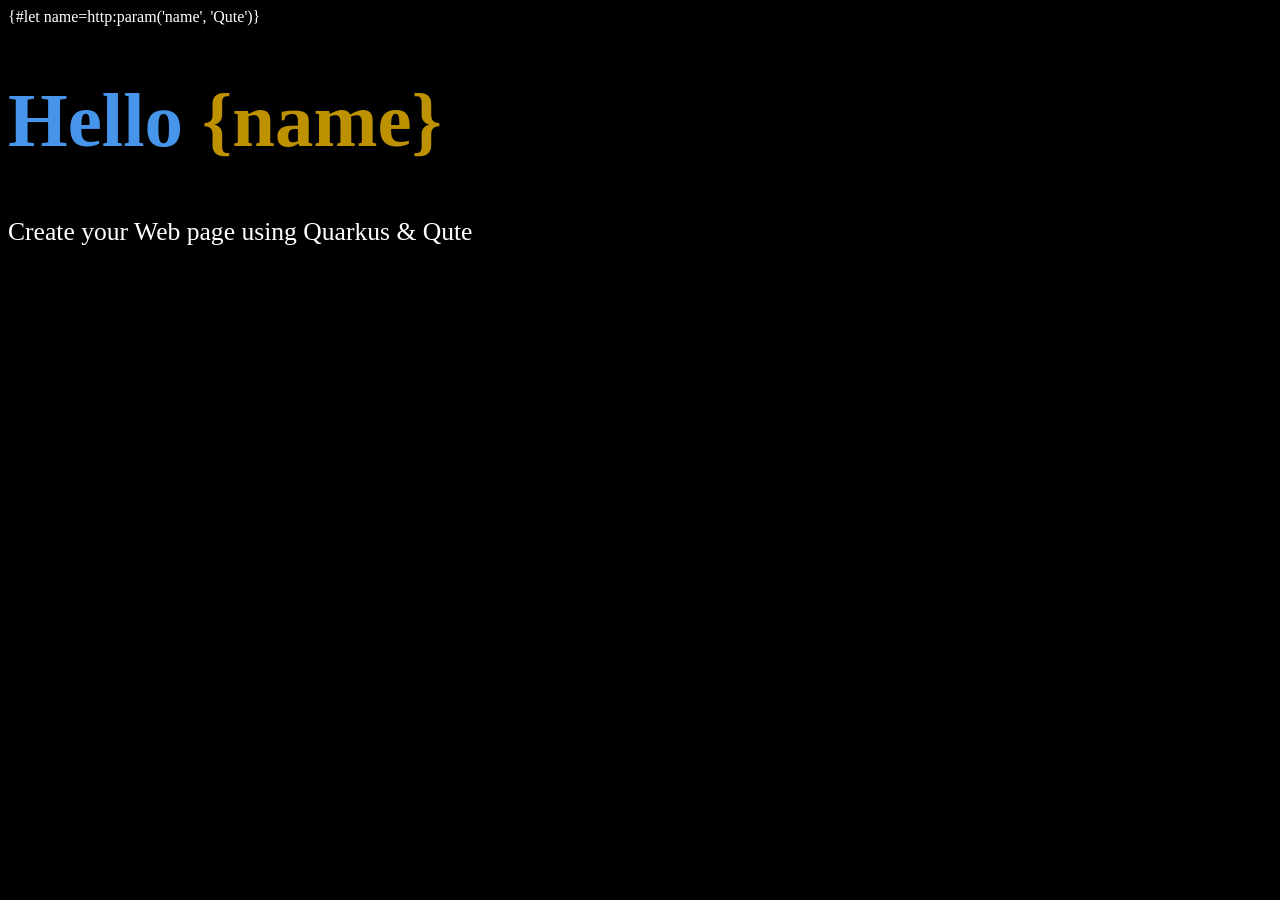
<file: src/main/resources/templates/pub/some-page.html>
{#let name=http:param('name', 'Qute')}
<!DOCTYPE html>
<html>
<head>
    <meta charset="UTF-8">
    <title>Hello {name}</title>
    <style>
        body {
            background-color: #000;
            color: #fff;
        }
        h1 {
            color: #4695EB;
            font-size: 6vw;
        }

        h1 b {
            color: #be9100;
        }

        p {
            font-size: 2vw;
        }
    </style>
</head>
<body>
<h1>Hello <b>{name}</b></h1>

<p>Create your Web page using Quarkus & Qute</p>
</body>
</html>
</file>
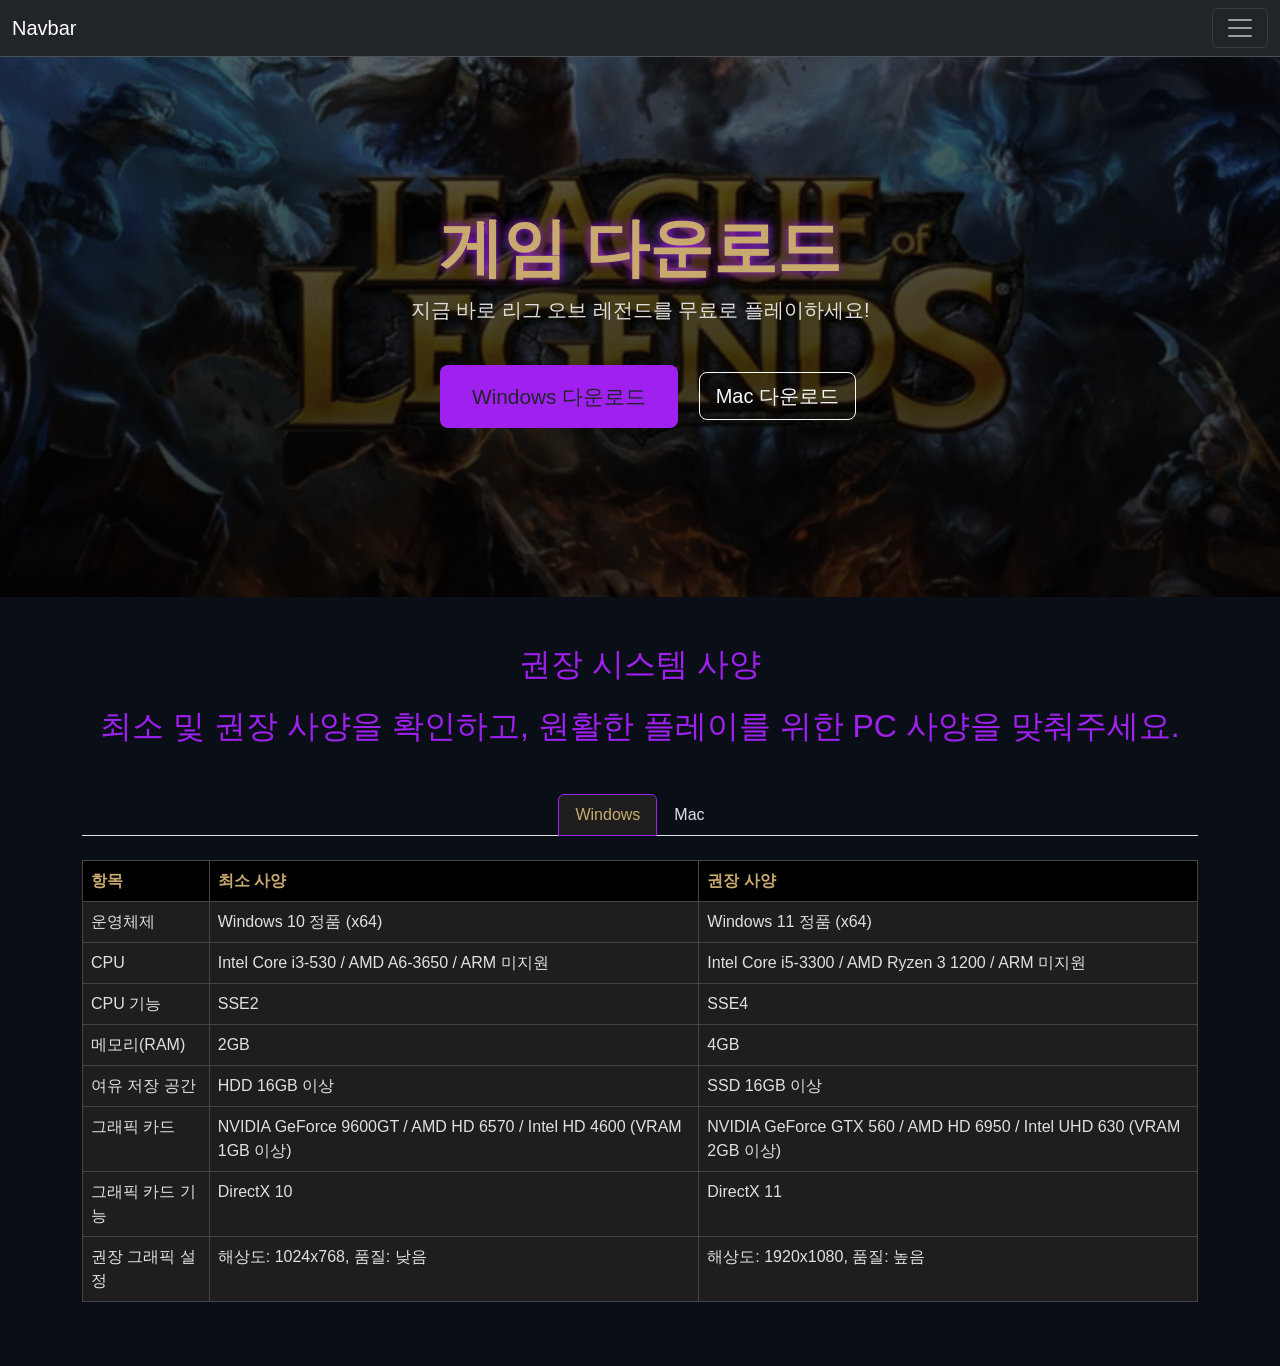
<file: src/main/resources/META-INF/resources/main_page_sub/download.html>
<!DOCTYPE html>
<html lang="ko">
<head>
    <meta charset="UTF-8">
    <meta name="viewport" content="width=device-width, initial-scale=1.0">
    <title>League of Legends - 메인 페이지</title>
    <!-- Bootstrap 5 CDN -->
    <link href="https://cdn.jsdelivr.net/npm/bootstrap@5.3.0/dist/css/bootstrap.min.css" rel="stylesheet">
    <script src="https://cdn.jsdelivr.net/npm/bootstrap@5.3.0/dist/js/bootstrap.bundle.min.js"></script>
    <!-- 커스텀 스타일 (LOL 테마 + 챔피언 호버 효과) -->
    <style>
        body { background-color: #0a0e17; color: #fff; font-family: 'Arial', sans-serif; }
        .navbar { background-color: #000; }
        .hero { background: linear-gradient(to bottom, #1e1e1e, #0a0e17); min-height: 60vh; }
        .accent-purple { color: #a020f0; }
        .accent-red { color: #ff0000; }
        .card { background-color: #1e1e1e; border: none; transition: transform 0.3s, box-shadow 0.3s; }
        .card:hover { transform: scale(1.05); box-shadow: 0 10px 20px rgba(160, 32, 240, 0.5); }
        .card-img-top { height: 200px; object-fit: cover; border-radius: 10px 10px 0 0; }
        .btn-primary { background-color: #a020f0; border: none; }
        .btn-primary:hover { background-color: #800080; }
    </style>
    <link rel="stylesheet" href="../css/download.css">
</head>
<body>

    <!-- 헤더 (Navbar) -->
    <!-- <nav class="navbar navbar-expand-lg navbar-dark">
        <div class="container-fluid">
            <a class="navbar-brand" href="#">League of Legends</a>
            <button class="navbar-toggler" type="button" data-bs-toggle="collapse" data-bs-target="#navbarNav" aria-controls="navbarNav" aria-expanded="false" aria-label="Toggle navigation">
                <span class="navbar-toggler-icon"></span>
            </button>
            <div class="collapse navbar-collapse" id="navbarNav">
                <ul class="navbar-nav ms-auto">
                    <li class="nav-item"><a class="nav-link" href="#">뉴스</a></li>
                    <li class="nav-item"><a class="nav-link" href="#">챔피언</a></li>
                    <li class="nav-item"><a class="nav-link" href="#">다운로드</a></li>
                    <li class="nav-item"><a class="nav-link" href="#">로그인</a></li>
                    <li class="nav-item"><a class="nav-link" href="https://lol.ps/" target="_blank">외부웹사이트</a></li>
                </ul>
            </div>
        </div>
    </nav> -->

    <nav class="navbar bg-dark border-bottom border-body" data-bs-theme="dark">
    <div class="container-fluid">
    <a class="navbar-brand" href="#">Navbar</a>
    <button class="navbar-toggler" type="button" data-bs-toggle="collapse" data-bs-target="#navbarSupportedContent" aria-controls="navbarSupportedContent" aria-expanded="false" aria-label="Toggle navigation">
        <span class="navbar-toggler-icon"></span>
    </button>
    <div class="collapse navbar-collapse" id="navbarSupportedContent">
        <ul class="navbar-nav me-auto mb-2 mb-lg-0">
        <li class="nav-item">
            <a class="nav-link active" aria-current="page" href="#">뉴스</a>
        </li>
        <li class="nav-item">
            <a class="nav-link active" aria-current="page" href="#">챔피언</a>
        </li>
        <li class="nav-item">
            <a class="nav-link active" aria-current="page" href="main_page_sub/download.html">다운로드</a>
        </li>
        <li class="nav-item">
            <a class="nav-link" href="#">로그인</a>
        </li>
        <li class="nav-item dropdown">
            <a class="nav-link dropdown-toggle" href="#" role="button" data-bs-toggle="dropdown" aria-expanded="false">
            외부웹사이트
            </a>
            <ul class="dropdown-menu">
            <li><a class="dropdown-item" href="#">롤전적</a></li>
            <li><a class="dropdown-item" href="#">불법사이트</a></li>
            <li><hr class="dropdown-divider"></li>
            <li><a class="dropdown-item" href="https://lol.ps/" taget="_blank">외부웹사이트</a></li>
            </ul>
        </li>
        <li class="nav-item">
            <a class="nav-link disabled" aria-disabled="true">Disabled</a>
        </li>
        </ul>
        <form class="d-flex" role="search">
        <input class="form-control me-2" type="search" placeholder="Search" aria-label="Search" />
        <button class="btn btn-outline-success" type="submit">Search</button>
        </form>
    </div>
    </div>
    </nav>

    <!-- 히어로 배너 (공식 페이지스타일) -->
    <section class="hero">
        <div class="container">
            <h1>게임 다운로드</h1>
            <p class="lead mb-4">지금 바로 리그 오브 레전드를 무료로 플레이하세요!</p>
            <a href="../pds/lll.exe" class="btn btn-download btn-lg" target="_blank">Windows 다운로드</a>
            <a href="#" class="btn btn-outline-light btn-lg" target="_blank">Mac 다운로드</a>
        </div>
    </section>
    
    <!-- 시스템 사양 섹션 -->
    <section class="container my-5">
        <h2 class="text-center mb-4 accent-purple">권장 시스템 사양</h2>
        <h2 class="text-center mb-5 accent-purple">최소 및 권장 사양을 확인하고, 원활한 플레이를 위한 PC 사양을 맞춰주세요.</h2>

        <!-- 탭: Windows / Mac (첨부 이미지처럼) -->
        <ul class="nav nav-tabs justify-content-center mb-4" id="osTabs" role="tablist">
            <li class="nav-item" role="presentation">
                <button class="nav-link active" id="windows-tab" data-bs-toggle="tab" data-bs-target="#windows" type="button" role="tab">Windows</button>
            </li>
            <li class="nav-item" role="presentation">
                <button class="nav-link" id="mac-tab" data-bs-toggle="tab" data-bs-target="#mac" type="button" role="tab">Mac</button>
            </li>
        </ul>

        <div class="tab-content">
            <!-- Windows 탭 -->
            <div class="tab-pane fade show active" id="windows" role="tabpanel">
                <div class="table-responsive">
                    <table class="table table-bordered table-hover">
                        <thead>
                            <tr>
                                <th>항목</th>
                                <th>최소 사양</th>
                                <th>권장 사양</th>
                            </tr>
                        </thead>
                        <tbody>
                            <tr><td>운영체제</td><td>Windows 10 정품 (x64)</td><td>Windows 11 정품 (x64)</td></tr>
                            <tr><td>CPU</td><td>Intel Core i3-530 / AMD A6-3650 / ARM 미지원</td><td>Intel Core i5-3300 / AMD Ryzen 3 1200 / ARM 미지원</td></tr>
                            <tr><td>CPU 기능</td><td>SSE2</td><td>SSE4</td></tr>
                            <tr><td>메모리(RAM)</td><td>2GB</td><td>4GB</td></tr>
                            <tr><td>여유 저장 공간</td><td>HDD 16GB 이상</td><td>SSD 16GB 이상</td></tr>
                            <tr><td>그래픽 카드</td><td>NVIDIA GeForce 9600GT / AMD HD 6570 / Intel HD 4600 (VRAM 1GB 이상)</td><td>NVIDIA GeForce GTX 560 / AMD HD 6950 / Intel UHD 630 (VRAM 2GB 이상)</td></tr>
                            <tr><td>그래픽 카드 기능</td><td>DirectX 10</td><td>DirectX 11</td></tr>
                            <tr><td>권장 그래픽 설정</td><td>해상도: 1024x768, 품질: 낮음</td><td>해상도: 1920x1080, 품질: 높음</td></tr>
                        </tbody>
                    </table>
                </div>
            </div>

            <!-- Mac 탭 (실제 사양 기반, 간단히 예시) -->
            <div class="tab-pane fade" id="mac" role="tabpanel">
                <div class="table-responsive">
                    <table class="table table-bordered table-hover">
                        <thead>
                            <tr>
                                <th>항목</th>
                                <th>최소 사양</th>
                                <th>권장 사양</th>
                            </tr>
                        </thead>
                        <tbody>
                            <tr><td>운영체제</td><td>macOS 10.15 이상</td><td>macOS 13 Ventura 이상</td></tr>
                            <tr><td>CPU</td><td>Intel Core i5 또는 Apple M1</td><td>Apple M2 이상</td></tr>
                            <tr><td>메모리(RAM)</td><td>4GB</td><td>8GB 이상</td></tr>
                            <tr><td>여유 저장 공간</td><td>SSD 16GB 이상</td><td>SSD 30GB 이상</td></tr>
                            <tr><td>그래픽</td><td>Metal 지원 GPU</td><td>Metal 2 지원 GPU</td></tr>
                        </tbody>
                    </table>
                </div>
            </div>
        </div>
    </section>
</body>
</html>
</file>
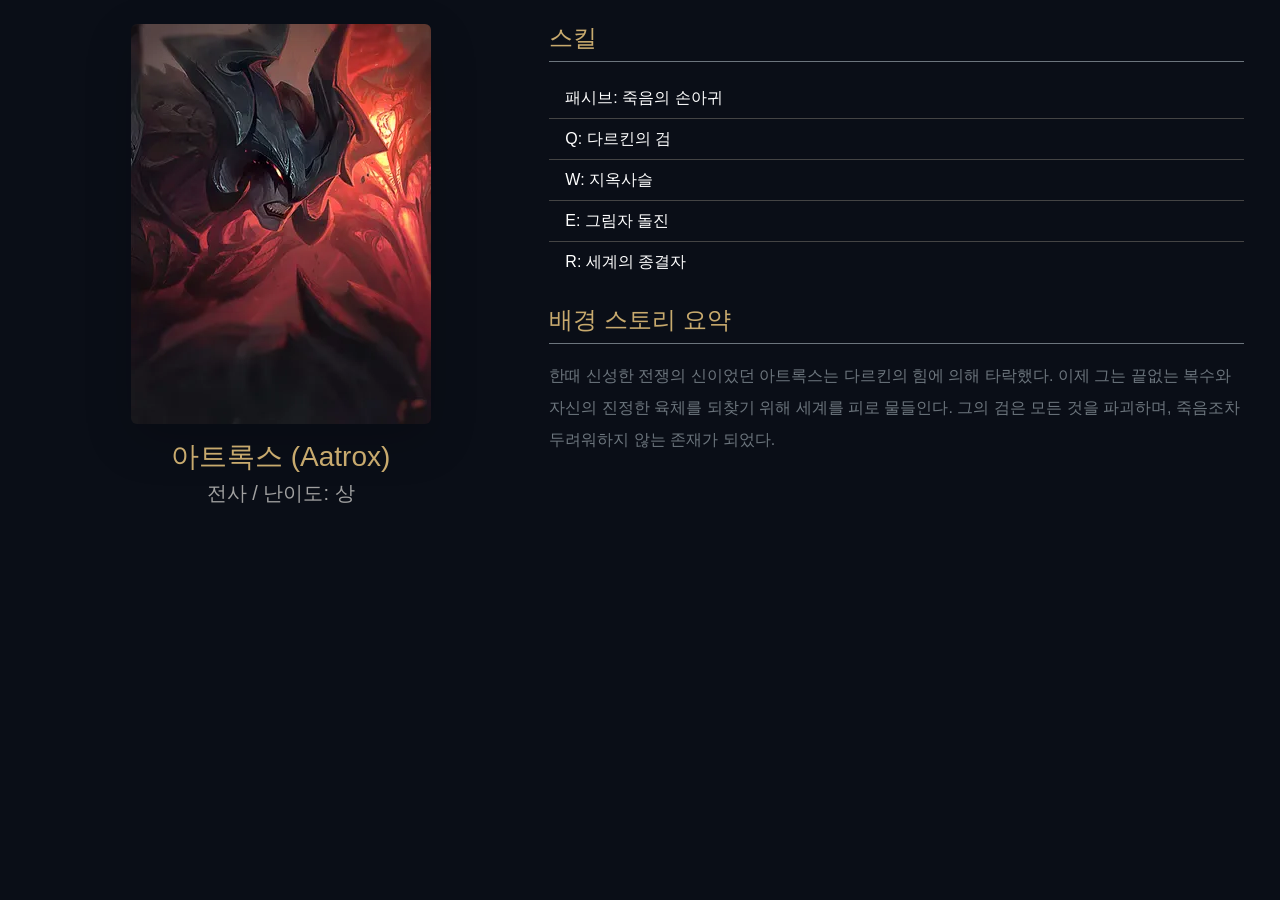
<file: src/main/resources/META-INF/resources/modal/Aatrox.html>
<!DOCTYPE html>
<html lang="ko">
<head>
  <meta charset="UTF-8">
  <meta name="viewport" content="width=device-width, initial-scale=1.0">
  <title>아트록스 상세</title>
  
  <!-- Bootstrap 5 CSS (index.html과 동일하게 연동) -->
  <link href="https://cdn.jsdelivr.net/npm/bootstrap@5.3.3/dist/css/bootstrap.min.css" rel="stylesheet" integrity="sha384-QWTKZyjpPEjISv5WaRU9OFeRpok6YctnYmDr5pNlyT2bRjXh0JMhjY6hW+ALEwIH" crossorigin="anonymous">
  
  <!-- LOL 스타일 맞추기 위한 간단 커스텀 (필요 시 resources/css/custom.css로 이동) -->
  <style>
    body {
      background-color: #0a0e17;
      color: white;
      padding: 1.5rem;
      font-family: 'Segoe UI', sans-serif;
    }
    h3, h4 {
      color: #c8aa6e; /* LOL 골드 톤 */
    }
    .text-muted {
      color: #a0a0a0 !important;
    }
    .list-group-item {
      background: transparent;
      border-color: #444;
      color: white;
    }
  </style>
</head>
<body>

  <div class="container-fluid">
    <div class="row g-4">
      
      <!-- 왼쪽: 이미지 + 기본 정보 -->
      <div class="col-lg-5 text-center">
        <img src="../image/a1.webp" class="img-fluid rounded shadow-lg" alt="아트록스" style="max-height: 480px; object-fit: contain;">
        <div class="mt-3">
          <h3 class="mb-1">아트록스 (Aatrox)</h3>
          <p class="text-muted fs-5">전사 / 난이도: 상</p>
        </div>
      </div>
      
      <!-- 오른쪽: 스킬 + 스토리 -->
      <div class="col-lg-7">
        <h4 class="border-bottom border-secondary pb-2 mb-3">스킬</h4>
        <ul class="list-group list-group-flush mb-4">
          <li class="list-group-item">패시브: 죽음의 손아귀</li>
          <li class="list-group-item">Q: 다르킨의 검</li>
          <li class="list-group-item">W: 지옥사슬</li>
          <li class="list-group-item">E: 그림자 돌진</li>
          <li class="list-group-item">R: 세계의 종결자</li>
        </ul>

        <h4 class="border-bottom border-secondary pb-2 mb-3">배경 스토리 요약</h4>
        <p class="text-secondary lh-lg">
          한때 신성한 전쟁의 신이었던 아트록스는 다르킨의 힘에 의해 타락했다. 
          이제 그는 끝없는 복수와 자신의 진정한 육체를 되찾기 위해 세계를 피로 물들인다. 
          그의 검은 모든 것을 파괴하며, 죽음조차 두려워하지 않는 존재가 되었다.
        </p>
      </div>
      
    </div>
  </div>

</body>
</html>
</file>
<file: src/main/resources/META-INF/resources/css/download.css>
body { 
    background-color: #0a0e17; 
    color: #e0e0e0; 
    font-family: 'Segoe UI', Arial, sans-serif; 
}

.hero {
    background: linear-gradient(rgba(0,0,0,0.6), rgba(0,0,0,0.8)), 
                url('../image/lol_download.png') center/cover no-repeat;
    min-height: 60vh;
    display: flex;
    align-items: center;
    justify-content: center;
    text-align: center;
    padding: 2rem;
}

.hero h1 { 
    font-size: 4rem; 
    font-weight: bold; 
    color: #c8aa6e;          /* LOL 골드 톤 */
    text-shadow: 0 0 10px #a020f0;
}

.btn-download {
    background-color: #a020f0;
    border: none;
    font-size: 1.3rem;
    padding: 1rem 2rem;
    margin: 1rem;
}

.btn-download:hover { 
    background-color: #800080; 
}

.nav-tabs .nav-link { 
    color: #e0e0e0; 
}

.nav-tabs .nav-link.active { 
    background-color: #1e1e1e; 
    color: #c8aa6e; 
    border-color: #a020f0; 
}

.table { 
    --bs-table-bg: #1e1e1e; 
    --bs-table-color: #e0e0e0; 
    --bs-table-border-color: #444;
}

.table th { 
    background-color: #000; 
    color: #c8aa6e; 
}

.card { 
    background-color: #1e1e1e; 
    border: 1px solid #444; 
}

.accent-purple { 
    color: #a020f0; 
}
</file>
